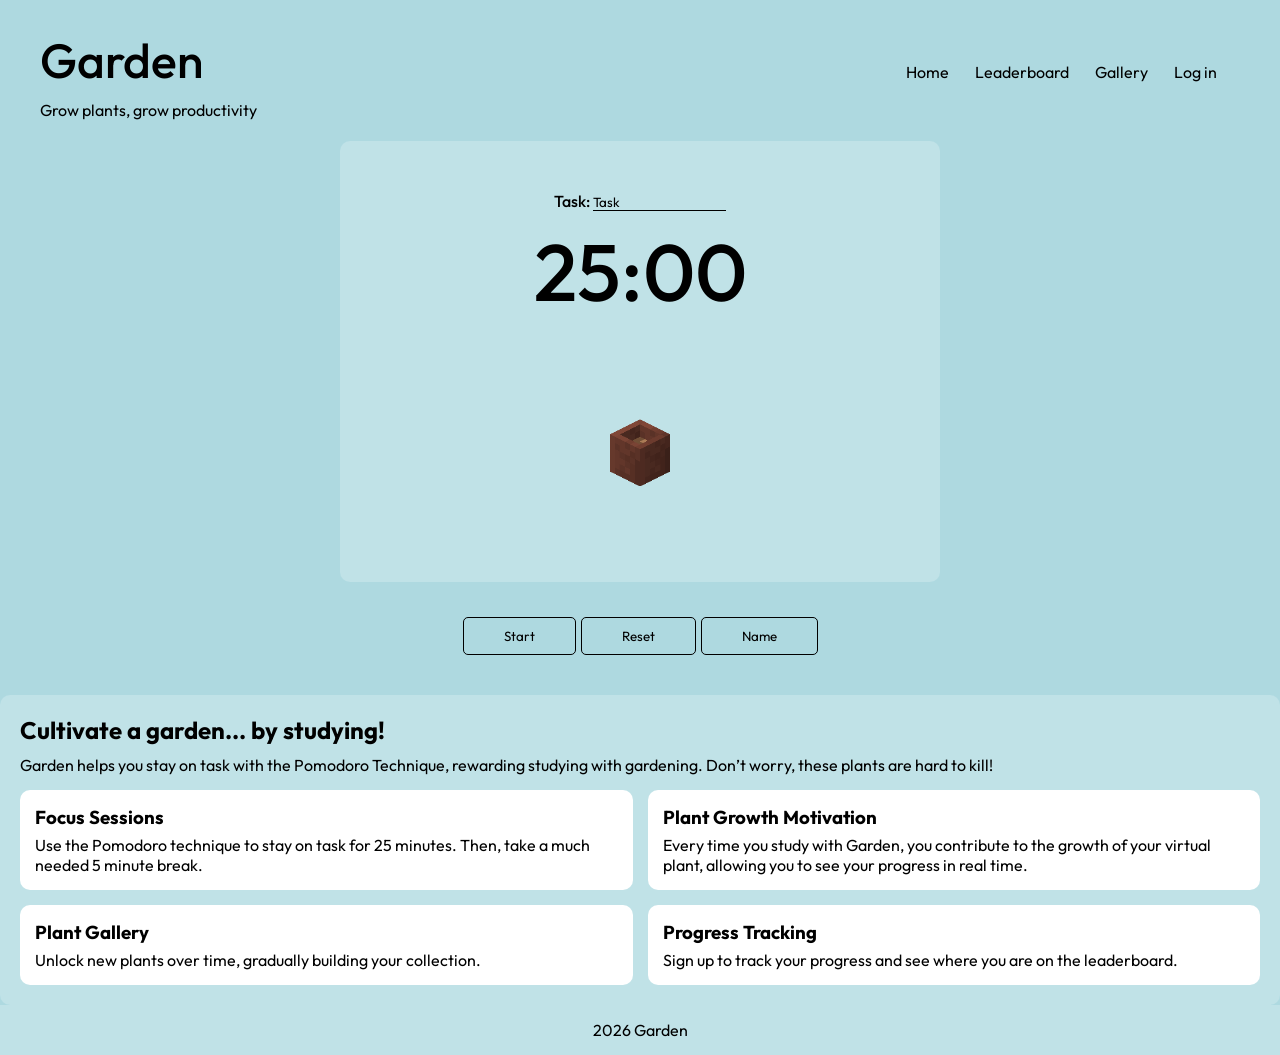
<file: garden/index.html>
<!DOCTYPE html>
<html lang="en">
<head>
    <title>Garden | Home</title>
    <meta charset="utf-8">
    <meta name="viewport" content="width=device-width, initial-scale=1.0">
    <link rel="stylesheet" href="./styles/index.css">
    <link rel="stylesheet" href="./styles/headerfooter.css">
</head>
<body>
    <header>
        <div id="title-tagline">
            <h1>Garden</h1>
            <p>Grow plants, grow productivity</p>
        </div>

        <nav aria-label="main">
            <a href="index.html">Home</a>
            <a href="./leaderboard.html">Leaderboard</a>
            <a href="./gallery.html">Gallery</a>
            <a id="greet" href="./login.html"></a>
        </nav>
    </header>

    <main>
        <section id="timer-box">
            <label for="task-input">Task: 
                <input name="task-input" id="task-input" value="Task" placeholder="Task">
            </label>
            <p id="timer">25:00</p>
            <img id="flower" src="./images/flowerpot.png" alt="An empty Minecraft flowerpot">
            <p id="tree-name"></p> <!-- will be filled with task name -->
            <p id="motivational-text"></p>
        </section>
        <section id="timer-buttons">
            <button id="start-button">Start</button>
            <button id="reset-button">Reset</button> <!-- add disclaimer that youll lose progress? -->
            <button id="change-name-button">Name</button>
        </section>

        <section id="features">
            <h2>Cultivate a garden... by studying!</h2>
            <p>Garden helps you stay on task with the Pomodoro Technique, rewarding studying 
                with gardening. Don’t worry, these plants are hard to kill!
            </p>
            <div id="features-grid">
                <div class="indiv-feature">
                    <h3>Focus Sessions</h3>
                    <p>
                        Use the Pomodoro technique to stay on task for 25 minutes. Then, take a 
                        much needed 5 minute break.
                    </p>
                </div>

                <div class="indiv-feature">
                    <h3>Plant Growth Motivation</h3>
                    <p>
                        Every time you study with Garden, you contribute to the growth 
                        of your virtual plant, allowing you to see your progress in real time.
                    </p>
                </div>

                <div class="indiv-feature">
                    <h3>Plant Gallery</h3>
                    <p>
                        Unlock new plants over time, gradually building your collection.
                    </p>
                </div>

                <div class="indiv-feature">
                    <h3>Progress Tracking</h3>
                    <p>
                        Sign up to track your progress and 
                        see where you are on the leaderboard.
                    </p>
                </div>
            </div>
        </section>
    </main>

    <footer>
        <p>2026 Garden</p>
    </footer>
    <script src="./scripts/index.js"></script>
    <script src="./scripts/logout.js"></script>
</body>
</html>
</file>
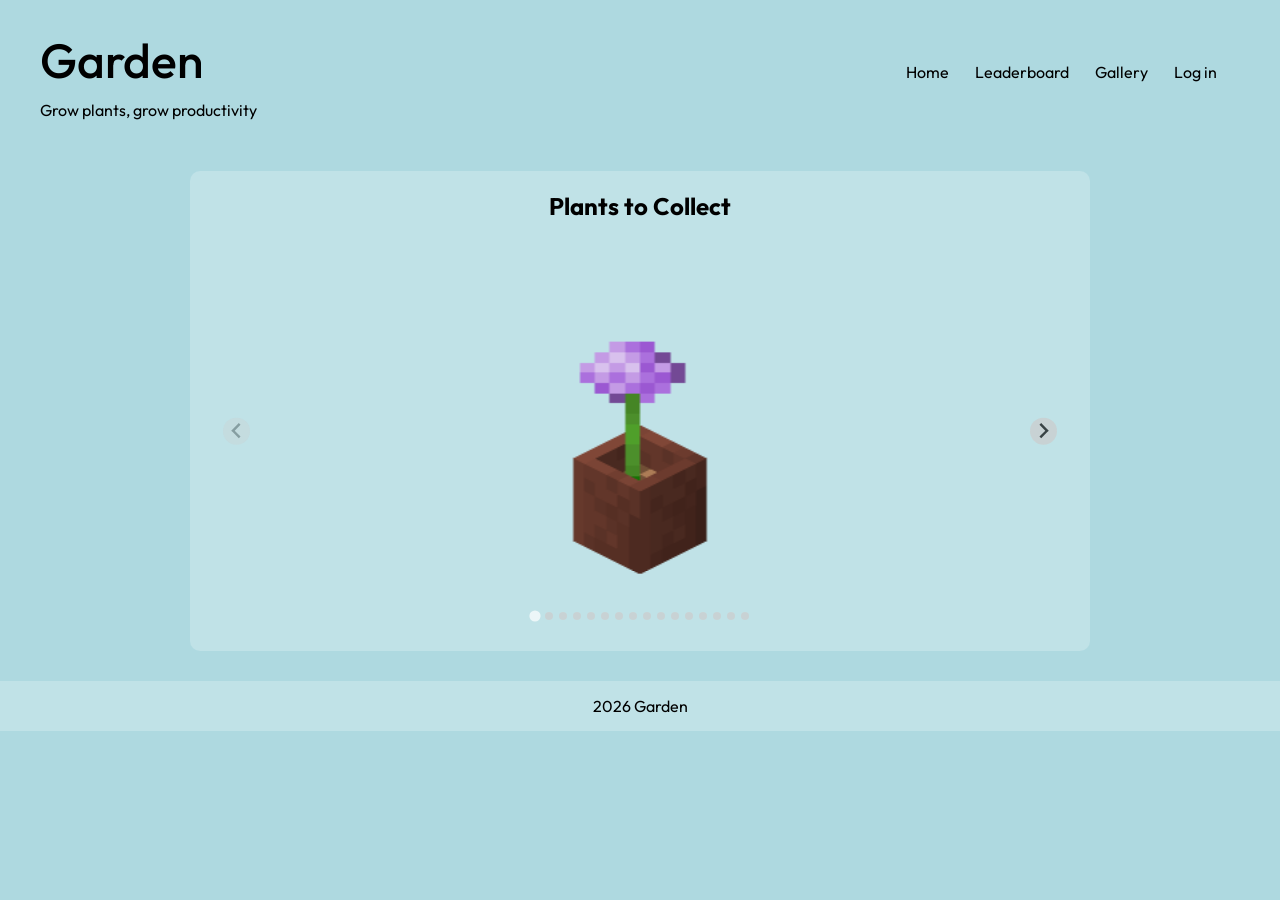
<file: garden/gallery.html>
<!DOCTYPE html>
<html lang="en">
<head>
    <title>Garden | Gallery</title>
    <meta charset="utf-8">
    <meta name="viewport" content="width=device-width, initial-scale=1.0"> 
    <link rel="stylesheet" href="https://cdn.jsdelivr.net/npm/@splidejs/splide@4/dist/css/splide.min.css">
    <link rel="stylesheet" href="./styles/gallery.css">
    <link rel="stylesheet" href="./styles/headerfooter.css">
</head>
<body>
    <header>
        <div id="title-tagline">
            <h1>Garden</h1>
            <p>Grow plants, grow productivity</p>
        </div>

        <nav aria-label="main">
            <a href="index.html">Home</a>
            <a href="./leaderboard.html">Leaderboard</a>
            <a href="./gallery.html">Gallery</a>
            <a id="greet" href="./login.html"></a>
        </nav>
    </header>

    <main>
        <section id="gallery-box">
            <h2>Plants to Collect</h2>
            <!-- used https://splidejs.com/tutorials/image-carousel/ for the image carousel -->
            <section id="image-carousel" class="splide" aria-label="Plants to Collect">
                <div class="splide__track">
                    <ul class="splide__list">
                        <!-- populated in JS -->
                    </ul>
                </div>
            </section>

        </section>
    </main>
    <footer>
        <p>2026 Garden</p>
    </footer>

    <script src="https://cdn.jsdelivr.net/npm/@splidejs/splide@4/dist/js/splide.min.js"></script>
    <script src="./scripts/gallery.js"></script>
    <script src="./scripts/logout.js"></script>
</body>
</html>
</file>
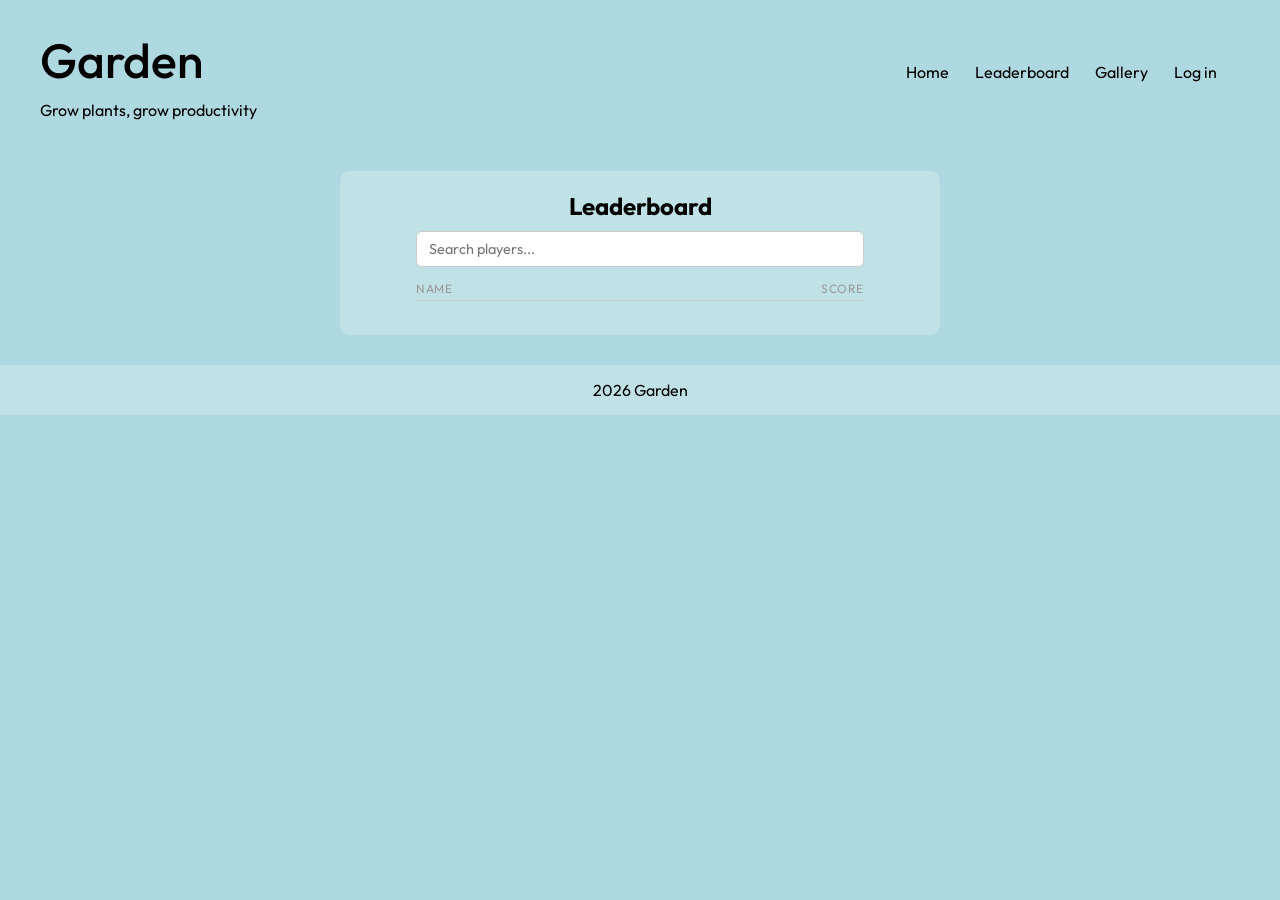
<file: garden/leaderboard.html>
<!DOCTYPE html>
<html lang="en">
<head>
    <title>Garden | Leaderboard</title>
    <meta charset="utf-8">
    <meta name="viewport" content="width=device-width, initial-scale=1.0">
    <link rel="stylesheet" href="./styles/leaderboard.css">
    <link rel="stylesheet" href="./styles/headerfooter.css">
</head>
<body>
    <header>
        <div id="title-tagline">
            <h1>Garden</h1>
            <p>Grow plants, grow productivity</p>
        </div>

        <nav aria-label="main">
            <a href="index.html">Home</a>
            <a href="./leaderboard.html">Leaderboard</a>
            <a href="./gallery.html">Gallery</a>
            <a id="greet" href="./login.html">Login</a>
        </nav>
    </header>

    <main>
        <section id="leaderboard-box">
            <h2>Leaderboard</h2>

            <form id="search-form" autocomplete="off">
                <input
                    type="text"
                    id="search-input"
                    placeholder="Search players..."
                    aria-label="Search players"
                >
            </form>

            <div id="leaderboard-header">
                <span>Name</span>
                <span>Score</span>
            </div>
            <ol id="leaderboard-items">
            </ol>

            <p id="no-results">No players found.</p>

        </section>
    </main>

    <footer>
        <p>2026 Garden</p>
    </footer>

    <script src="./scripts/leaderboard.js"></script>
    <script src="./scripts/logout.js"></script>
</body>
</html>
</file>
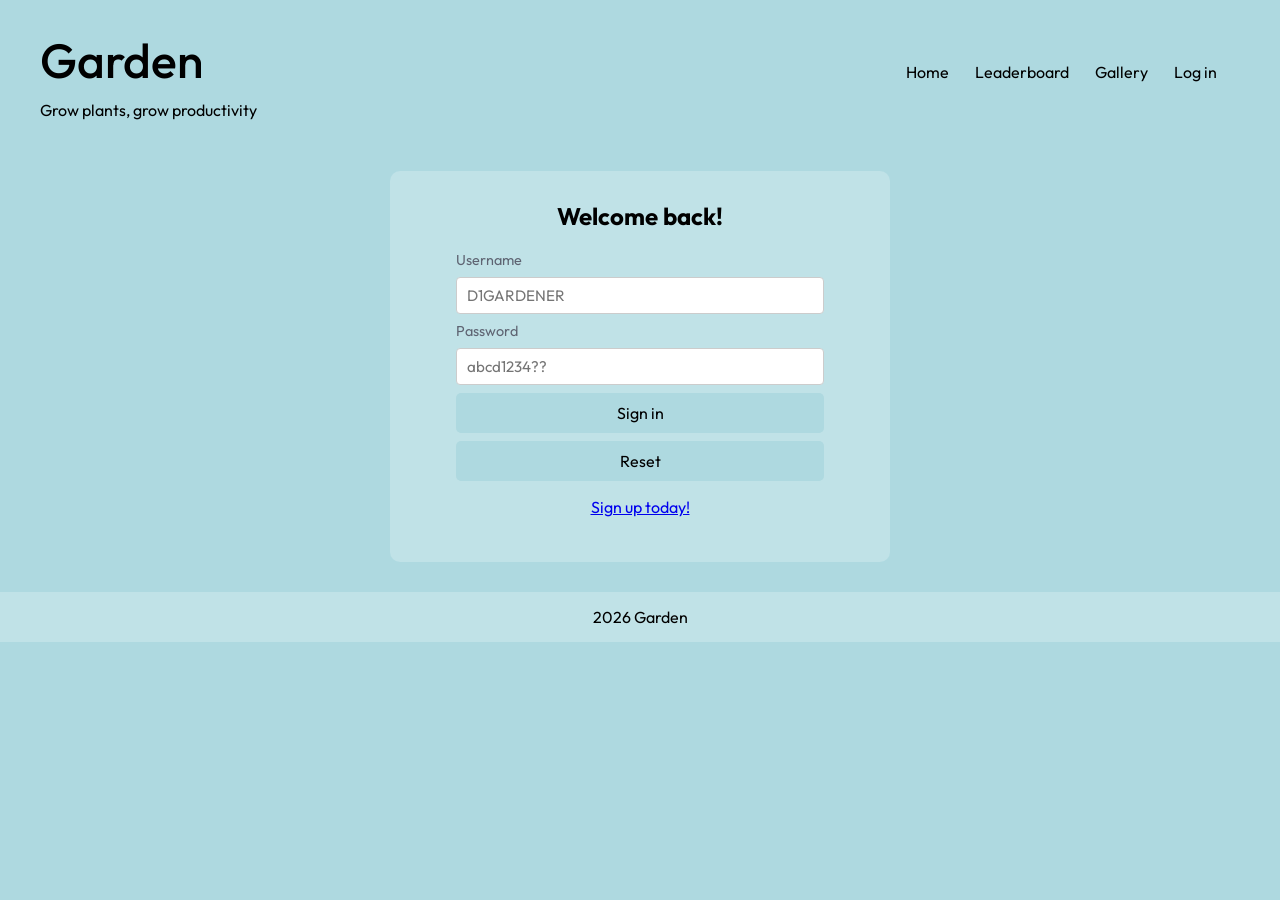
<file: garden/login.html>
<!DOCTYPE html>
<html lang="en">
<head>
    <title>Garden | Log In</title>
    <meta charset="utf-8">
    <meta name="viewport" content="width=device-width, initial-scale=1.0"> 
    <link rel="stylesheet" href="./styles/signuplogin.css">
    <link rel="stylesheet" href="./styles/headerfooter.css">
</head>
<body>
    <header>
        <div id="title-tagline">
            <h1>Garden</h1>
            <p>Grow plants, grow productivity</p>
        </div>

        <nav aria-label="main">
            <a href="index.html">Home</a>
            <a href="./leaderboard.html">Leaderboard</a>
            <a href="./gallery.html">Gallery</a>
            <a id="greet" href="./login.html"></a>
        </nav>
    </header>

    <main>
        <section id="login-box">
            <h2>Welcome back!</h2>
            <form id="login-form">
                <label for="username">Username</label>
                <input class="input-field" id="username" type="text" placeholder="D1GARDENER">
                <label for="email">Email</label>
                <input class="input-field" id="email" type="email" placeholder="dontemailme@hotmail.com">
                <label for="password">Password</label>
                <input class="input-field" id="password" type="password" placeholder="abcd1234??">
                
                <button id="submit-button" type="submit">Sign in</button>
                <input id="reset-button" type="reset" value="Reset">
                <p id="error"></p>
                <p><a href="./signup.html">Sign up today!</a></p>
            </form>
        </section>
    </main>
    <footer>
        <p>2026 Garden</p>
    </footer>
    <script src="./scripts/login.js"></script>
    <script src="./scripts/logout.js"></script>
</body>
</html>
</file>
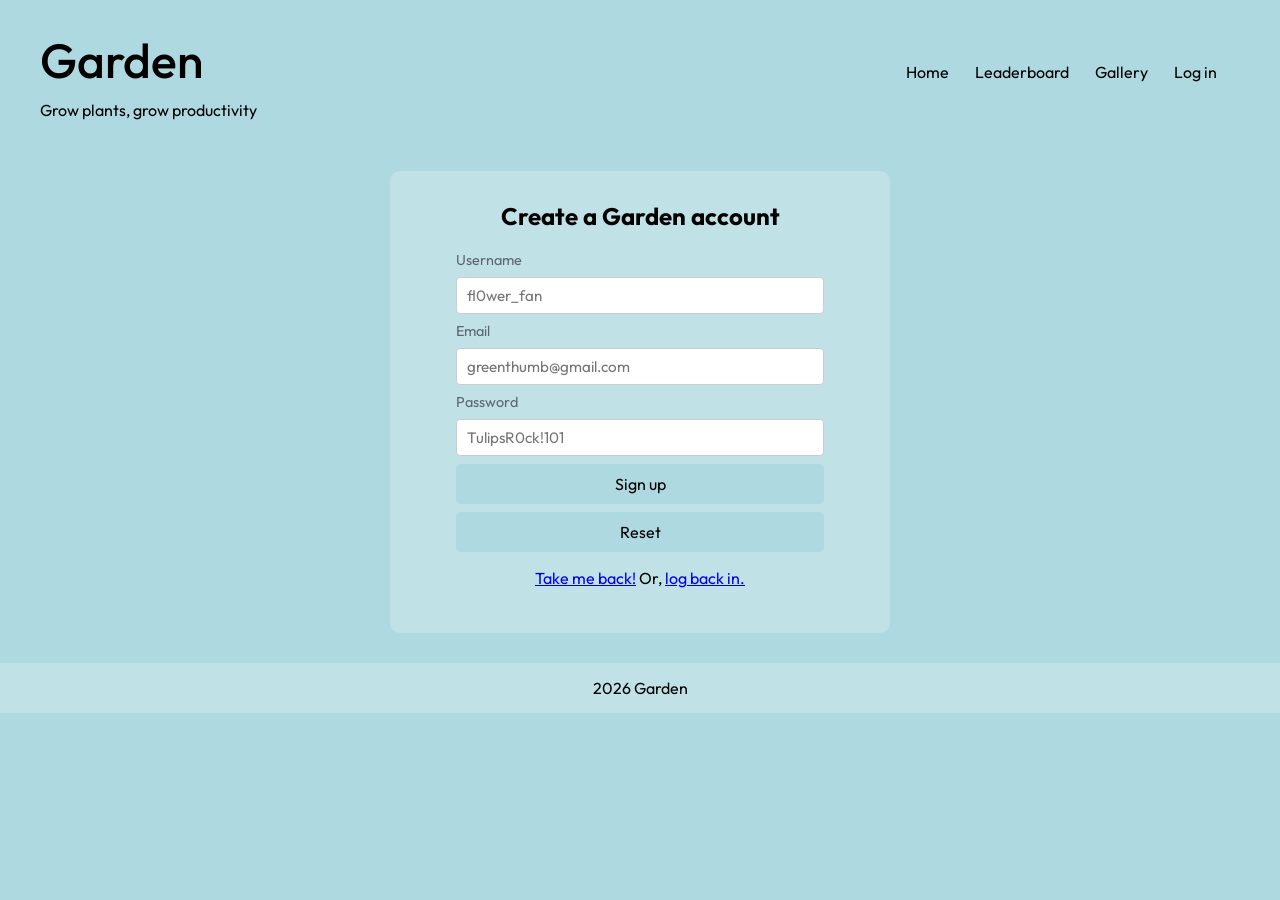
<file: garden/signup.html>
<!DOCTYPE html>
<html lang="en">
<head>
    <title>Garden | Signup</title>
    <meta charset="utf-8">
    <meta name="viewport" content="width=device-width, initial-scale=1.0"> 
    <link rel="stylesheet" href="./styles/signuplogin.css">
    <link rel="stylesheet" href="./styles/headerfooter.css">
    <script src="./scripts/signup.js" async></script>
</head>
<body>
    <header>
        <div id="title-tagline">
            <h1>Garden</h1>
            <p>Grow plants, grow productivity</p>
        </div>

        <nav aria-label="main">
            <a href="index.html">Home</a>
            <a href="./leaderboard.html">Leaderboard</a>
            <a href="./gallery.html">Gallery</a>
            <a href="./login.html">Log in</a>
        </nav>
    </header>

    <main>
        <section id="signup-box">
            <h2>Create a Garden account</h2>
            <form id="signup-form">
                <label for="username">Username</label>
                <input class="input-field" id="username" type="text" placeholder="fl0wer_fan">
                <label for="email">Email</label>
                <input class="input-field" id="email" type="email" placeholder="greenthumb@gmail.com">
                <label for="password">Password</label>
                <input class="input-field" id="password" type="password" placeholder="TulipsR0ck!101">
                
                <button id="submit-button" type="submit">Sign up</button>
                <input id="reset-button" type="reset" value="Reset">
                <p id="error"></p>
                <p><a href="./index.html">Take me back!</a> Or, <a href="./login.html">log back in.</a></p>
            </form>
        </section>
    </main>
    <footer>
        <p>2026 Garden</p>
    </footer>
</body>
</html>
</file>
<file: garden/styles/index.css>
@import url('https://fonts.googleapis.com/css2?family=Outfit:wght@100..900&display=swap');

* {
    box-sizing: border-box;
    font-family: Outfit, sans-serif;
    padding: 0;
    margin: 0;
}

html {
    background-color: #aed9e0;
}

body {
    margin: 0;
    font-size: 16px;
}

main {
    display: flex;
    flex-direction: column;
    align-items: center;
    width: 100%;
}

section {
    padding: 20px;
    margin-bottom: 20px;
    border-radius: 10px;
}

#features h2 {
    text-align: left;
    font-size: 1.5rem;
    margin-bottom: 10px;
}

#about_app p {
    text-align: center;
}

#timer-box {
    text-align: center;
    padding: 50px 15px;
    background-color: #C0E2E7;
    width: 600px;
    margin: 0 auto;
    font-weight: 500;

    display: flex;
    flex-direction: column;
    align-items: center;
    row-gap: 10px;
    margin-bottom: 15px;
}

#task-input{
    background: transparent;
    border: none;
    border-bottom: black 1px solid;
    width: 10em;
    
    &:focus{
        outline: none;
    }
}

#timer {
    font-size: 5rem;
    cursor: pointer;
    text-align: center;
}

img {
    display: block;
    width: 180px;
}

#tree-name{
    font-size: 2rem;
}

#timer-buttons{
    display: flex;
    justify-content: space-around;
    column-gap: 5px;
}

#timer-buttons button{
    background: none;
    border: 1px black solid;
    padding: 10px 40px;
    border-radius: 5px;
    &:hover{
        cursor: pointer;
        transform: scale(1.01);
    }
}

#features {
    background-color: #C0E2E7;
    margin: 0;
}

#features-grid {
    display: grid;
    grid-template-columns: 1fr 1fr;
    gap: 15px;
    margin-top: 15px;
}

.indiv-feature {
    padding: 15px;
    border-radius: 10px;
    background-color: white;
}

.indiv-feature h3 {
    margin-bottom: 6px;
}

a:hover {
    text-decoration: underline;
}

/*#Tablet*/
@media (max-width: 768px) {
    #features-grid {
        grid-template-columns: 1fr;
    }
}

/*Phone*/
@media (max-width: 480px) {
    main {
        padding: 0 15px;
    }


    h1{
        font-size: 1.8rem;
        margin-bottom: 2px;
    }

    #timer {
        font-size: 3.5rem;
    }

    #tree-name{
        font-size: 1.5rem;
    }

    #mode{
        font-size: 0.75rem;
    }

    #features h2{
        font-size: 1.2rem;     
        line-height: 1.2;
        margin-bottom: 8px;
    }

    #features h3{
        font-size: 1.05rem;
        margin-bottom: 4px;
        text-align: left;
    }

    #features p{
        font-size: 0.85rem;   
        line-height: 1.4;
        margin-bottom: 20px;
    }

    #timer-box {
        width: 280px;
        padding: 30px 10px;
    }

    #timer-buttons{
        width: 100%;
        flex-direction: column;
        align-items: center;
        row-gap: 10px;
    }

    #timer-buttons button{
        padding: 12px;
        width: 100%;
    }

    img {
        width: 65%;
        margin: 0 auto;
    }

    h2 {
        font-size: 1.1rem;
    }
}
</file>
<file: garden/styles/headerfooter.css>
header{ 
    display: flex;
    justify-content: space-between;
    align-items: baseline;
    padding: 20px 40px;
}

header h1 {
    font-size: 3rem;
    margin: 10px 0;
    font-weight: 500;
}

header p {
    margin: 0;
}

nav {
    text-align: center;
    padding: 15px;
    margin-bottom: 20px;
    display: flex;
    justify-content: center;
    flex-wrap: wrap;
    gap: 10px;
}

nav a {
    text-decoration: none;
    color: inherit;
    padding: 4px 8px;
}

footer{
    background-color: #C0E2E7;
    width: 100%;
    margin: 0;
    text-align: center;
    /* background-color: #f0efeb; */
    padding: 15px;
    align-self: flex-end;
}

/* phone */
@media (max-width: 480px) {
    header{
        flex-direction: column;
        align-items: center;
    }
    #title-tagline{
        text-align: center;
    }

    header h1 {
        font-size: 1.5rem;
    }

    nav {
        flex-direction: row;
        align-items: center;
        gap: 6px;
        font-size: 0.75rem;
    }
}
</file>
<file: garden/styles/gallery.css>
@import url('https://fonts.googleapis.com/css2?family=Outfit:wght@100..900&display=swap');

* {
    box-sizing: border-box;
    font-family: Outfit, sans-serif;
    padding: 0;
    margin: 0;
}

html {
    background-color: #aed9e0;
}

body {
    font-size: 16px;
}

main {
    display: flex;
    justify-content: center;
    align-items: flex-start;
    padding: 30px 20px;
}

#gallery-box {
    box-sizing: border-box;
    text-align: center;
    background-color: #C0E2E7;
    border-radius: 10px;
    width: 80%;
    max-width: 900px;
    padding: 20px;
}

h2 {
    font-size: 1.5rem;
    margin-bottom: 10px;
}

.image-container {
    display: grid;
    grid-template-columns: repeat(4, 1fr);
    gap: 15px;
    margin-bottom: 20px;
}

.image-container img {
    width: 100%;
    aspect-ratio: 1;
    object-fit: cover;
    border-radius: 50%;
    padding: 8px;
}

.image-container img:hover {
    background-color: #B5DDE3;
    cursor: pointer;
}

.splide__slide img {
    width: 400px;
    height: 400px;
    object-fit: cover;
    display: block;
    margin: 0 auto;
}

/*      Tablet */
@media (max-width: 768px) {
    #gallery-box {
        width: 92%;
    }

    .image-container {
        grid-template-columns: repeat(2, 1fr);
    }

    .splide__slide img {
        width: 260px;
        height: 260px;
    }
}

/* Phone*/
@media (max-width: 480px) {
    #gallery-box {
        width: 97%;
        padding: 14px;
    }
    
    .image-container {
        grid-template-columns: repeat(2, 1fr);
        gap: 10px;
    }

    .splide__slide img {
        width: 180px;
        height: 180px;
    }

    .btn {
        padding: 10px 18px;
        font-size: 0.9rem;
    }
}
</file>
<file: garden/styles/leaderboard.css>
@import url('https://fonts.googleapis.com/css2?family=Outfit:wght@100..900&display=swap');

* {
    box-sizing: border-box;
    font-family: Outfit, sans-serif;
    padding: 0;
    margin: 0;
}

html {
    background-color: #aed9e0;
}

body {
    font-size: 16px;
}

main {
    display: flex;
    justify-content: center;
    align-items: flex-start;
    padding: 30px 20px;
}

#leaderboard-box {
    box-sizing: border-box;
    text-align: center;
    background-color: #C0E2E7;
    border-radius: 10px;
    width: 60%;
    max-width: 600px;
    padding: 20px;
}

#leaderboard-box h2 {
    font-size: 1.5rem;
    margin-bottom: 10px;
}

#search-form {
    margin-bottom: 14px;
}

#search-input {
    width: 80%;
    padding: 8px 12px;
    border: 1px solid #ccc;
    border-radius: 6px;
    font-size: 0.9rem;
    font-family: Outfit, sans-serif;
    outline: none;
    transition: border-color 0.2s;
    background-color: #fff;
    color: #5E6472;
}

#search-input:focus {
    border-color: #028090;
}

#leaderboard-header {
    display: flex;
    justify-content: space-between;
    width: 80%;
    margin: 0 auto 4px auto;
    font-size: 0.75rem;
    color: #999;
    text-transform: uppercase;
    letter-spacing: 0.05em;
    border-bottom: 1px solid #ccc;
    padding-bottom: 4px;
}

#leaderboard-items {
    display: flex;
    flex-direction: column;
    row-gap: 10px;
    margin-bottom: 10px;
    padding: 0;
    list-style-position: inside;
    text-align: left;
    width: 80%;
    margin-left: auto;
    margin-right: auto;
}

#leaderboard-items li {
    display: flex;
    justify-content: space-between;
}

#no-results {
    display: none;
    font-size: 0.85rem;
    color: #999;
    margin-bottom: 10px;
}

/* Tablet */
@media (max-width: 768px) {
    #leaderboard-box {
        width: 85%;
    }
}

/* Phone */
@media (max-width: 480px) {
    #leaderboard-box {
        width: 95%;
        padding: 14px;
    }

    #leaderboard-header,
    #leaderboard-items {
        width: 95%;
    }

    #search-input {
        width: 95%;
    }
}
</file>
<file: garden/styles/signuplogin.css>
@import url('https://fonts.googleapis.com/css2?family=Outfit:wght@100..900&display=swap');

* {
    box-sizing: border-box;
    font-family: Outfit, sans-serif;
    padding: 0;
    margin: 0;
}

html {
    background-color: #aed9e0;
}

body {
    font-size: 16px;
}

main {
    display: flex;
    justify-content: center;
    align-items: flex-start;
    padding: 30px 20px;
}

#signup-box, #login-box {
    box-sizing: border-box;
    text-align: center;
    background-color: #C0E2E7;
    border-radius: 10px;
    width: 60%;
    max-width: 500px;
    padding: 30px 20px;
}

#signup-box h2, #login-box h2 {
    font-size: 1.5rem;
    margin-bottom: 20px;
}

#signup-form, #login-form {
    display: flex;
    flex-direction: column;
    row-gap: 8px;
    margin-bottom: 15px;
    align-items: center;
    width: 100%;
}

#signup-form label, #login-form label  {
    font-size: 0.9rem;
    color: #5E6472;
    align-self: flex-start;
    margin-left: 10%;
}

.input-field {
    width: 80%;
    padding: 8px 10px;
    border: 1px solid #ccc;
    border-radius: 4px;
    font-size: 0.95rem;
}

.input-field:focus {
    outline: none;
    background-color: #FAF3DD;
}

#login-form > #email, #login-form > label[for="email"]{
    display: none;
}

#submit-button, #reset-button {
    width: 80%;
    border: none;
    background-color: #aed9e0;
    padding: 10px;
    border-radius: 5px;
    font-size: 1rem;
    cursor: pointer;
}

#submit-button:hover, #reset-button:hover {
    background-color: #B5DDE3;
    transition: ease-in-out 0.2s;
}

#submit-button:active, #reset-button:active {
    background-color: #89C8D2;
    transition: ease-in-out 0.5s;
}

#error{
    color: red;
}
/* Tablet */
@media (max-width: 768px) {
    #signup-box, #login-box {
        width: 80%;
    }
}

/* Phone */
@media (max-width: 480px) {
    #signup-box, #login-box {
        width: 95%;
        padding: 20px 14px;
    }

    .input-field,
    #submit-button, #reset-button {
        width: 95%;
    }

    #form-items label {
        margin-left: 2.5%;
    }
}
</file>
